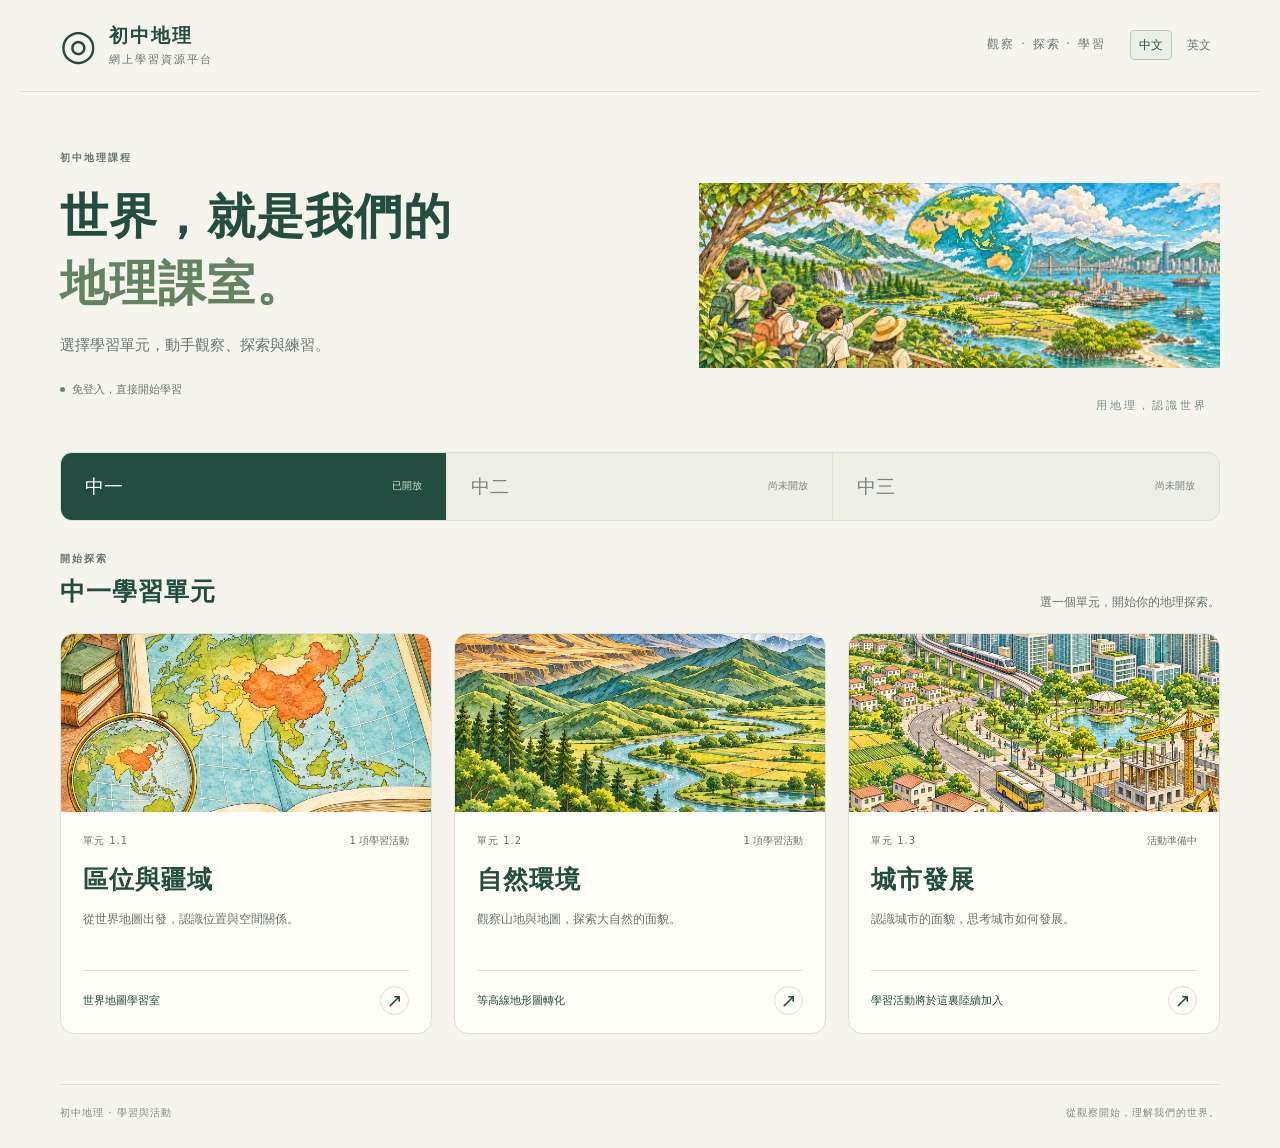
<file: index.html>
<!doctype html><html lang="zh-Hant"><head><meta charset="utf-8"><meta name="viewport" content="width=device-width,initial-scale=1"><meta name="description" content="初中地理網上學習資源平台，按年級及單元探索互動學習活動。"><title>網上學習資源平台｜初中地理</title><link rel="stylesheet" href="./portal.css?v=2"><script>if(new URLSearchParams(location.search).has('lang')&&!new URLSearchParams(location.search).has('hub'))location.replace('s1/location-territory/world-map/'+location.search+location.hash);</script><link rel="stylesheet" href="./language.css?v=1"><script src="./portal-language.js?v=3" defer></script></head><body><a class="skip" href="#main">跳至主要內容</a><header class="site-header"><a class="brand" href="./"><span class="brand-icon" aria-hidden="true">◎</span><span>初中地理<small>網上學習資源平台</small></span></a><div class="header-tools"><span class="header-note">觀察 · 探索 · 學習</span><nav class="language-switch" aria-label="語言"><a href="?lang=zh" data-language="zh" lang="zh-Hant">中文</a><a href="?lang=en" data-language="en" data-localized-label lang="zh-Hant">英文</a></nav></div></header><main id="main"><section class="hero"><div><p class="eyebrow">初中地理課程</p><h1>世界，就是我們的<br><em>地理課室。</em></h1><p class="hero-intro">選擇學習單元，動手觀察、探索與練習。</p><span class="open-note"><i></i> 免登入，直接開始學習</span></div><div class="hero-art" aria-hidden="true"><img src="images/exploration.png" alt="" width="2098" height="749" decoding="async"><span class="orbit-label">用地理，認識世界</span></div></section><section class="learning" id="s1" aria-labelledby="learning-title"><div class="grade-picker" aria-label="選擇年級"><a class="grade active" href="#s1" aria-current="page"><span>中一</span><b>已開放</b></a><button class="grade" disabled><span>中二</span><b>尚未開放</b></button><button class="grade" disabled><span>中三</span><b>尚未開放</b></button></div><div class="section-heading"><div><p class="eyebrow">開始探索</p><h2 id="learning-title">中一學習單元</h2></div><p>選一個單元，開始你的地理探索。</p></div><div class="unit-grid"><a class="unit-card location" href="s1/location-territory/"><div class="unit-art"><img src="images/location.png" alt="" width="1374" height="1145" loading="lazy" decoding="async"></div><div class="unit-copy"><div class="card-meta"><span>單元 1.1</span><span class="status">1 項學習活動</span></div><h3>區位與疆域</h3><p>從世界地圖出發，認識位置與空間關係。</p><div class="card-bottom"><span>世界地圖學習室</span><span class="card-arrow" aria-label="查看單元">↗</span></div></div></a><a class="unit-card nature" href="s1/natural-environment/"><div class="unit-art"><img src="images/nature.png" alt="" width="1374" height="1145" loading="lazy" decoding="async"></div><div class="unit-copy"><div class="card-meta"><span>單元 1.2</span><span class="status">1 項學習活動</span></div><h3>自然環境</h3><p>觀察山地與地圖，探索大自然的面貌。</p><div class="card-bottom"><span>等高線地形圖轉化</span><span class="card-arrow" aria-label="查看單元">↗</span></div></div></a><a class="unit-card urban" href="s1/urban-development/"><div class="unit-art"><img src="images/urban.png" alt="" width="1374" height="1145" loading="lazy" decoding="async"></div><div class="unit-copy"><div class="card-meta"><span>單元 1.3</span><span class="status">活動準備中</span></div><h3>城市發展</h3><p>認識城市的面貌，思考城市如何發展。</p><div class="card-bottom"><span>學習活動將於這裏陸續加入</span><span class="card-arrow" aria-label="查看單元">↗</span></div></div></a></div></section></main><footer class="site-footer"><span>初中地理 · 學習與活動</span><span>從觀察開始，理解我們的世界。</span></footer></body></html>
</file>
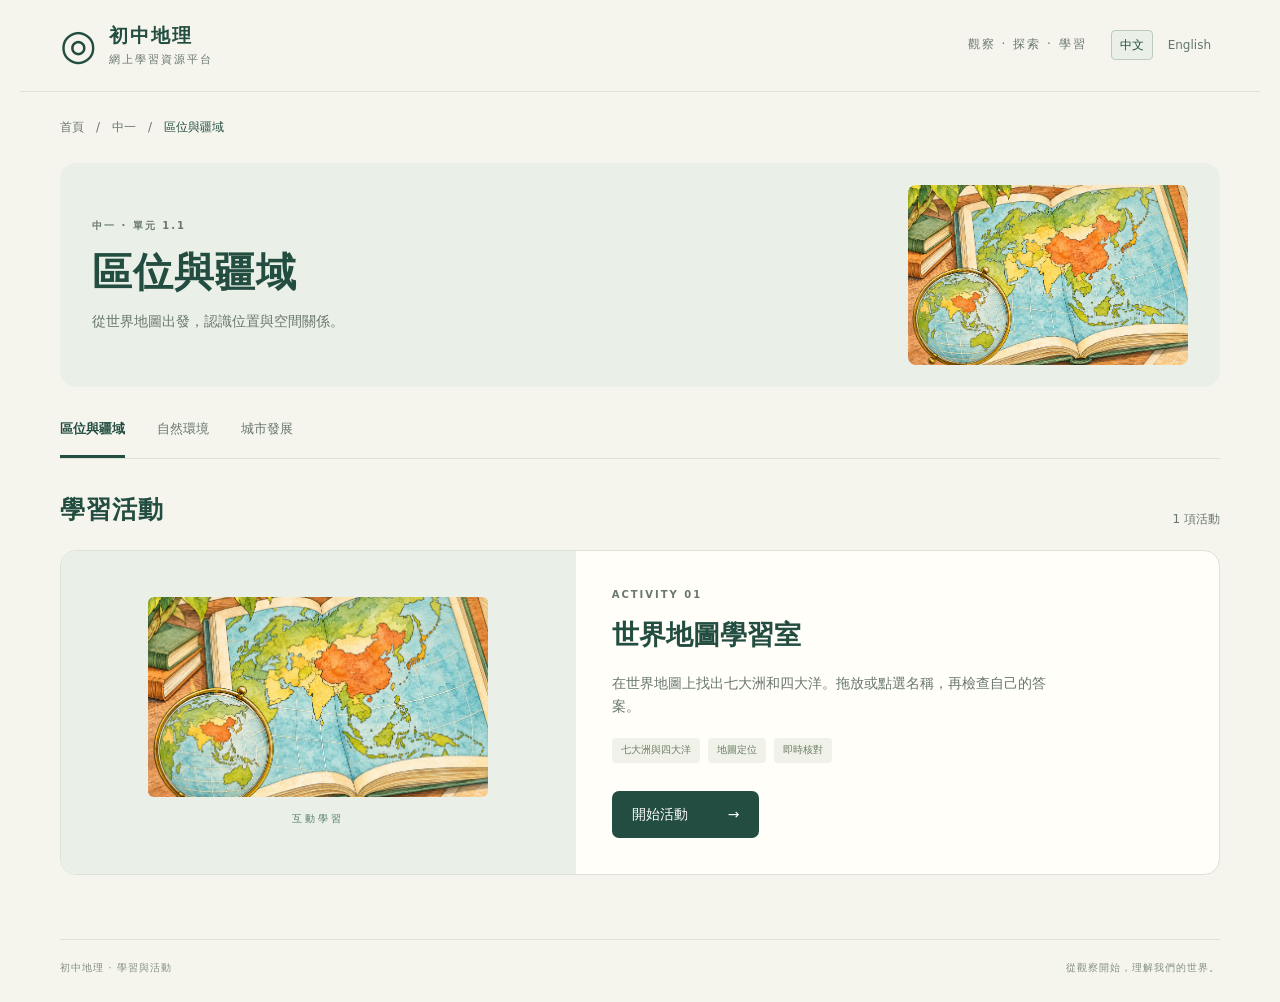
<file: s1/location-territory/index.html>
<!doctype html><html lang="zh-Hant"><head><meta charset="utf-8"><meta name="viewport" content="width=device-width,initial-scale=1"><meta name="description" content="初中地理網上學習資源平台，按年級及單元探索互動學習活動。"><title>區位與疆域｜初中地理</title><link rel="stylesheet" href="../../portal.css?v=2"><link rel="stylesheet" href="../../language.css?v=1"><script src="../../portal-language.js?v=1" defer></script></head><body><a class="skip" href="#main">跳至主要內容</a><header class="site-header"><a class="brand" href="../../"><span class="brand-icon" aria-hidden="true">◎</span><span>初中地理<small>網上學習資源平台</small></span></a><div class="header-tools"><span class="header-note">觀察 · 探索 · 學習</span><nav class="language-switch" aria-label="Language"><a href="?lang=zh" data-language="zh" lang="zh-Hant">中文</a><a href="?lang=en" data-language="en" lang="en">English</a></nav></div></header><main id="main" class="unit-page"><nav class="breadcrumbs" aria-label="目前位置"><a href="../../">首頁</a><span>/</span><a href="../../#s1">中一</a><span>/</span><span aria-current="page">區位與疆域</span></nav><section class="unit-hero location"><div><p class="eyebrow">中一 · 單元 1.1</p><h1>區位與疆域</h1><p>從世界地圖出發，認識位置與空間關係。</p></div><div class="unit-hero-art"><img src="../../images/location.png" alt="" width="1374" height="1145" decoding="async"></div></section><nav class="unit-nav" aria-label="中一學習單元"><a href="../location-territory/" aria-current="page">區位與疆域</a><a href="../natural-environment/" >自然環境</a><a href="../urban-development/" >城市發展</a></nav><section class="activities" aria-labelledby="activities-title"><div class="section-heading"><h2 id="activities-title">學習活動</h2><p>1 項活動</p></div><article class="activity-card location"><div class="activity-art"><img src="../../images/location.png" alt="" width="1374" height="1145" decoding="async"><span>互動學習</span></div><div class="activity-copy"><p class="eyebrow">ACTIVITY 01</p><h3>世界地圖學習室</h3><p>在世界地圖上找出七大洲和四大洋。拖放或點選名稱，再檢查自己的答案。</p><div class="tags"><span>七大洲與四大洋</span><span>地圖定位</span><span>即時核對</span></div><a class="start-button" href="world-map/">開始活動 <span aria-hidden="true">→</span></a></div></article></section></main><footer class="site-footer"><span>初中地理 · 學習與活動</span><span>從觀察開始，理解我們的世界。</span></footer></body></html>
</file>
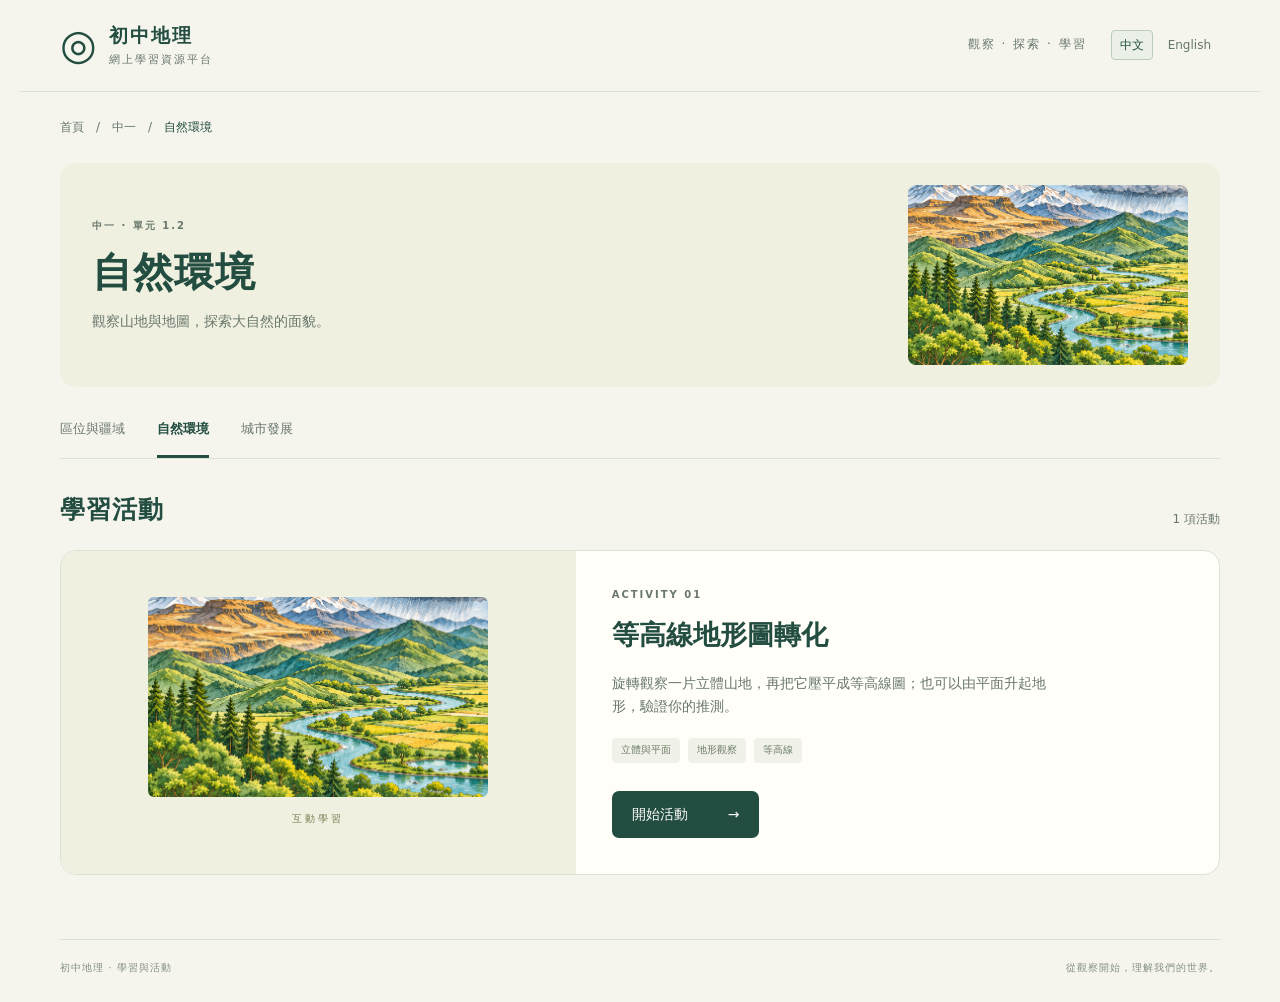
<file: s1/natural-environment/index.html>
<!doctype html><html lang="zh-Hant"><head><meta charset="utf-8"><meta name="viewport" content="width=device-width,initial-scale=1"><meta name="description" content="初中地理網上學習資源平台，按年級及單元探索互動學習活動。"><title>自然環境｜初中地理</title><link rel="stylesheet" href="../../portal.css?v=2"><link rel="stylesheet" href="../../language.css?v=1"><script src="../../portal-language.js?v=1" defer></script></head><body><a class="skip" href="#main">跳至主要內容</a><header class="site-header"><a class="brand" href="../../"><span class="brand-icon" aria-hidden="true">◎</span><span>初中地理<small>網上學習資源平台</small></span></a><div class="header-tools"><span class="header-note">觀察 · 探索 · 學習</span><nav class="language-switch" aria-label="Language"><a href="?lang=zh" data-language="zh" lang="zh-Hant">中文</a><a href="?lang=en" data-language="en" lang="en">English</a></nav></div></header><main id="main" class="unit-page"><nav class="breadcrumbs" aria-label="目前位置"><a href="../../">首頁</a><span>/</span><a href="../../#s1">中一</a><span>/</span><span aria-current="page">自然環境</span></nav><section class="unit-hero nature"><div><p class="eyebrow">中一 · 單元 1.2</p><h1>自然環境</h1><p>觀察山地與地圖，探索大自然的面貌。</p></div><div class="unit-hero-art"><img src="../../images/nature.png" alt="" width="1374" height="1145" decoding="async"></div></section><nav class="unit-nav" aria-label="中一學習單元"><a href="../location-territory/" >區位與疆域</a><a href="../natural-environment/" aria-current="page">自然環境</a><a href="../urban-development/" >城市發展</a></nav><section class="activities" aria-labelledby="activities-title"><div class="section-heading"><h2 id="activities-title">學習活動</h2><p>1 項活動</p></div><article class="activity-card nature"><div class="activity-art"><img src="../../images/nature.png" alt="" width="1374" height="1145" decoding="async"><span>互動學習</span></div><div class="activity-copy"><p class="eyebrow">ACTIVITY 01</p><h3>等高線地形圖轉化</h3><p>旋轉觀察一片立體山地，再把它壓平成等高線圖；也可以由平面升起地形，驗證你的推測。</p><div class="tags"><span>立體與平面</span><span>地形觀察</span><span>等高線</span></div><a class="start-button" href="contours/">開始活動 <span aria-hidden="true">→</span></a></div></article></section></main><footer class="site-footer"><span>初中地理 · 學習與活動</span><span>從觀察開始，理解我們的世界。</span></footer></body></html>
</file>
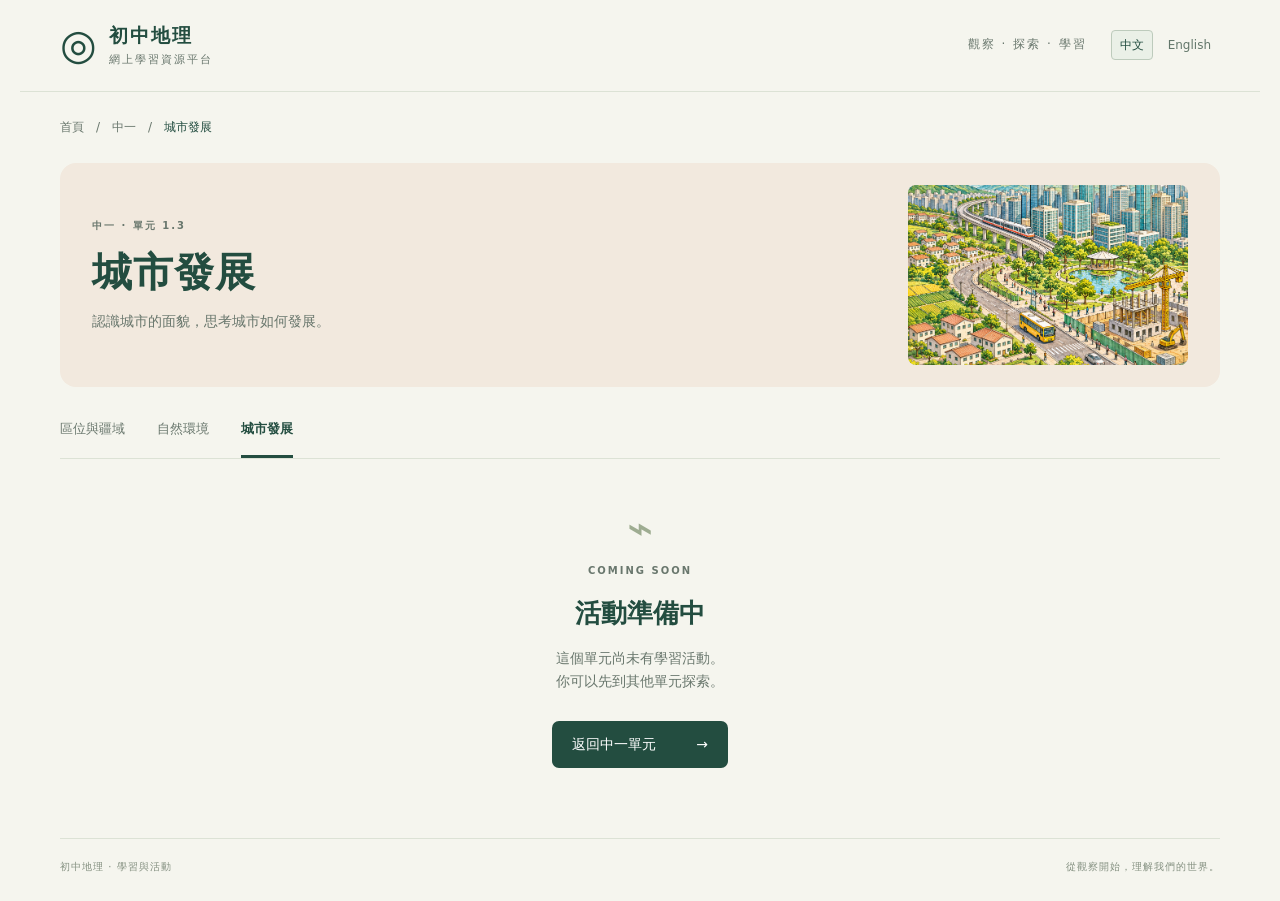
<file: s1/urban-development/index.html>
<!doctype html><html lang="zh-Hant"><head><meta charset="utf-8"><meta name="viewport" content="width=device-width,initial-scale=1"><meta name="description" content="初中地理網上學習資源平台，按年級及單元探索互動學習活動。"><title>城市發展｜初中地理</title><link rel="stylesheet" href="../../portal.css?v=2"><link rel="stylesheet" href="../../language.css?v=1"><script src="../../portal-language.js?v=1" defer></script></head><body><a class="skip" href="#main">跳至主要內容</a><header class="site-header"><a class="brand" href="../../"><span class="brand-icon" aria-hidden="true">◎</span><span>初中地理<small>網上學習資源平台</small></span></a><div class="header-tools"><span class="header-note">觀察 · 探索 · 學習</span><nav class="language-switch" aria-label="Language"><a href="?lang=zh" data-language="zh" lang="zh-Hant">中文</a><a href="?lang=en" data-language="en" lang="en">English</a></nav></div></header><main id="main" class="unit-page"><nav class="breadcrumbs" aria-label="目前位置"><a href="../../">首頁</a><span>/</span><a href="../../#s1">中一</a><span>/</span><span aria-current="page">城市發展</span></nav><section class="unit-hero urban"><div><p class="eyebrow">中一 · 單元 1.3</p><h1>城市發展</h1><p>認識城市的面貌，思考城市如何發展。</p></div><div class="unit-hero-art"><img src="../../images/urban.png" alt="" width="1374" height="1145" decoding="async"></div></section><nav class="unit-nav" aria-label="中一學習單元"><a href="../location-territory/" >區位與疆域</a><a href="../natural-environment/" >自然環境</a><a href="../urban-development/" aria-current="page">城市發展</a></nav><section class="empty-state" aria-labelledby="empty-title"><span class="empty-icon" aria-hidden="true">⌁</span><p class="eyebrow">COMING SOON</p><h2 id="empty-title">活動準備中</h2><p>這個單元尚未有學習活動。<br>你可以先到其他單元探索。</p><a class="start-button" href="../../#s1">返回中一單元 <span aria-hidden="true">→</span></a></section></main><footer class="site-footer"><span>初中地理 · 學習與活動</span><span>從觀察開始，理解我們的世界。</span></footer></body></html>
</file>
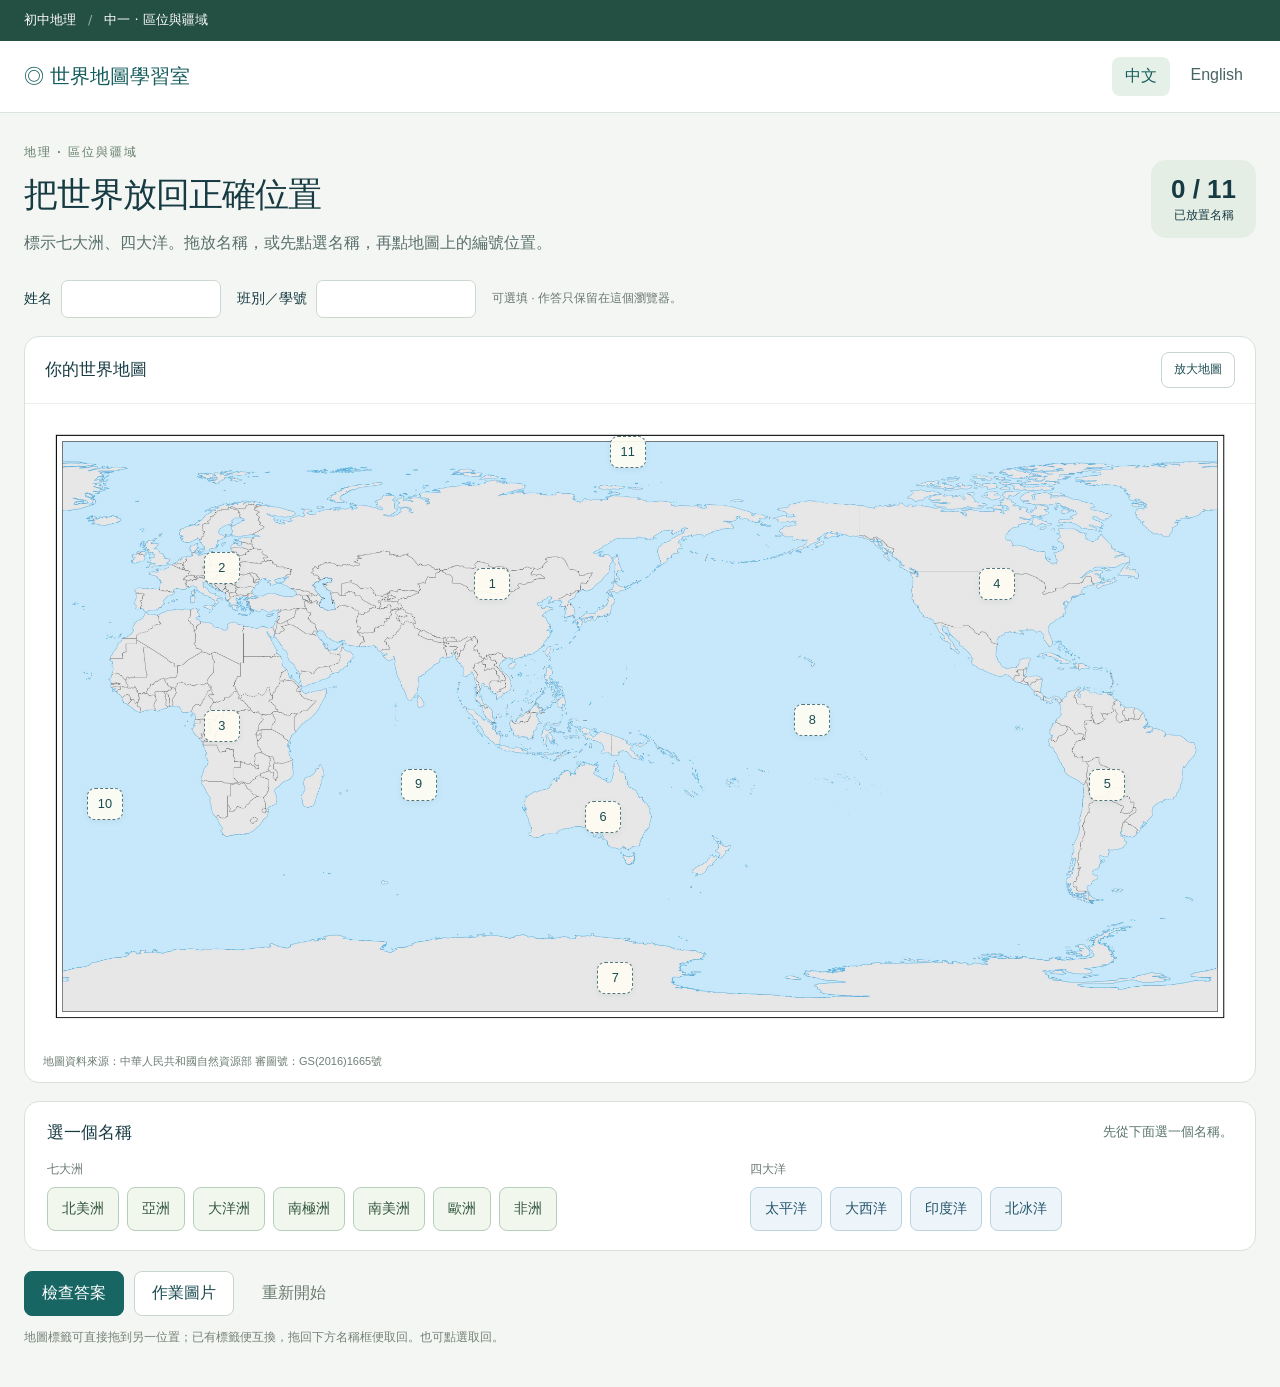
<file: s1/location-territory/world-map/index.html>
<!doctype html>
<html lang="zh-Hant"><head><meta charset="UTF-8"><meta name="viewport" content="width=device-width, initial-scale=1"><meta name="description" content="七大洲、四大洋拖放學習活動。Continents and oceans drag-and-drop activity."><title>世界地圖學習室</title><link rel="stylesheet" href="../../../style.css?v=20261116d"><style>.platform-nav{box-sizing:border-box;display:flex;gap:12px;align-items:center;flex-wrap:wrap;padding:10px 24px;background:#244f43;color:#dce9df;font:13px/1.6 "Microsoft JhengHei",system-ui}.platform-nav a{color:#fff;text-decoration:none}.platform-nav a:hover{text-decoration:underline}.platform-nav a:focus-visible{outline:2px solid #fff;outline-offset:4px}.platform-nav span{opacity:.6}@media(max-width:600px){.platform-nav{padding:10px 16px}}</style></head>
<body><div class="platform-nav"><a id="platform-home" href="../../../">初中地理</a><span>/</span><a id="platform-unit" href="../">中一 · 區位與疆域</a></div><script>if(new URLSearchParams(location.search).get('lang')==='en'){document.getElementById('platform-home').textContent='Geography learning hub';document.getElementById('platform-unit').textContent='S1 · Location & Territory';document.getElementById('platform-home').href='../../../?hub=1&lang=en';document.getElementById('platform-unit').href='../?lang=en';}</script><header><a class="brand" href="?lang=zh">◎ <span id="brand"></span></a><nav aria-label="Language"><a href="?lang=zh" lang="zh-Hant">中文</a><a href="?lang=en" lang="en">English</a></nav></header>
<main><div class="intro"><div><p class="eyebrow" id="eyebrow"></p><h1 id="title"></h1><p id="intro"></p></div><div class="progress"><strong id="count">0 / 11</strong><span id="progressText"></span></div></div>
<section class="identity"><label><span id="nameLabel"></span><input id="studentName" maxlength="32" autocomplete="off"></label><label><span id="classLabel"></span><input id="studentClass" maxlength="24" autocomplete="off"></label><p id="identityHint"></p></section>
<section class="workspace"><div class="maphead"><h2 id="mapTitle"></h2><span id="mapHint"></span><button id="zoom" type="button"></button></div><div class="mapScroll" id="mapScroll"><div class="map" id="map"><img id="baseMap" src="../../../world-map.jpg" alt="" draggable="false"><div id="targets"></div></div></div><p class="source" id="source"></p></section>
<section class="tray"><div class="trayHeading"><h2 id="trayTitle"></h2><p id="selected" role="status" aria-live="polite"></p></div><div class="banks"><div><h3 id="continentsTitle"></h3><div id="continents" class="chips"></div></div><div><h3 id="oceansTitle"></h3><div id="oceans" class="chips"></div></div></div></section>
<div class="actions"><button class="primary" id="check"></button><button id="result"></button><button class="quiet" id="reset"></button><span id="feedback" role="status" aria-live="polite"></span></div><p class="footnote" id="footnote"></p></main>
<dialog id="resultDialog"><div class="dialogHead"><h2 id="resultTitle"></h2><button id="closeResult" aria-label="Close">×</button></div><p id="saveHint"></p><div class="resultActions"><button class="primary" id="download"></button><button id="share"></button></div><img id="resultImage" alt=""><p id="saveStatus" role="status"></p></dialog><script src="../../../moves.js"></script><script src="../../../app.js?v=20261117drag"></script></body></html>
</file>
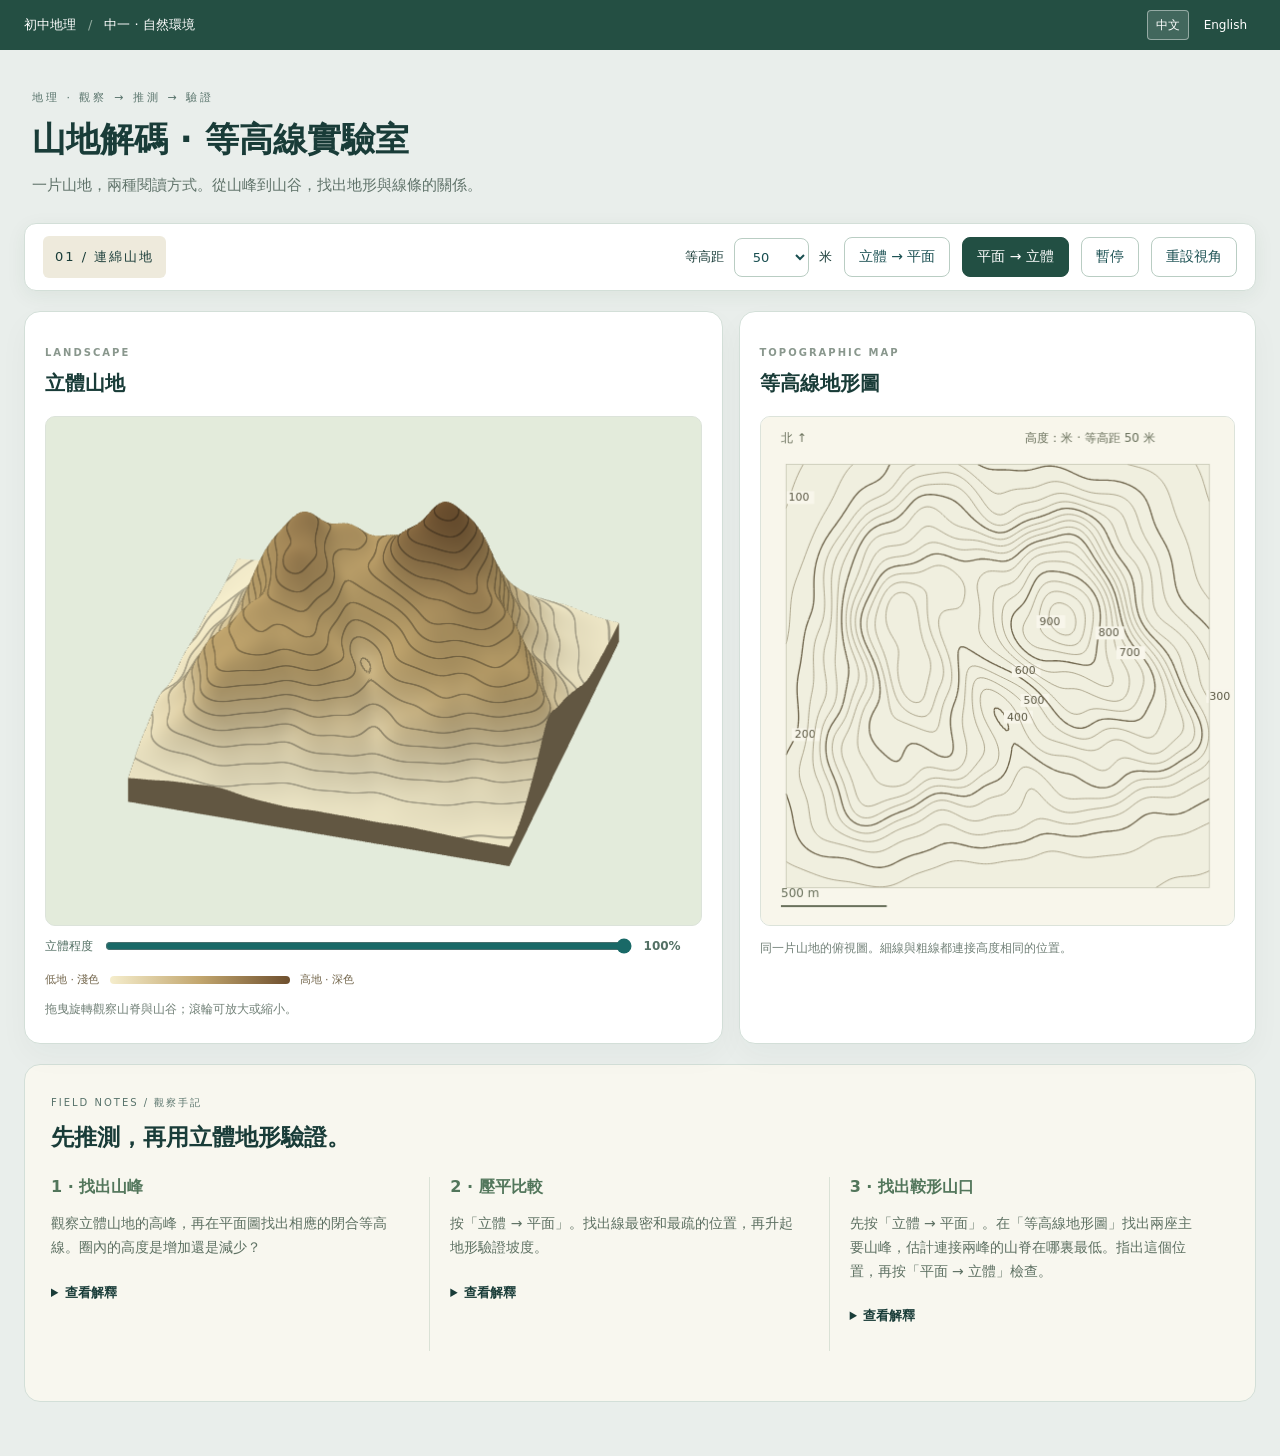
<file: s1/natural-environment/contours/index.html>
<!doctype html><html lang="zh-Hant"><meta charset="utf-8"><meta name="viewport" content="width=device-width,initial-scale=1"><link rel="stylesheet" href="../../../language.css?v=1"><script src="../../../portal-language.js?v=3" defer></script><title>山地解碼 · 等高線實驗室</title><style>*{box-sizing:border-box}body{margin:0;background:#f1f5f1;color:#193f43;font:16px system-ui}header,main{max-width:1400px;margin:auto;padding:24px}header{display:flex;justify-content:space-between;align-items:center}h1{margin:6px 0;font-size:32px}p{line-height:1.7}small{color:#58736b}.controls,.panel,.lesson{background:white;border:1px solid #d3dfd8;border-radius:16px;padding:20px}.controls{display:flex;gap:20px;flex-wrap:wrap;align-items:center}label{display:flex;gap:10px;align-items:center}button,select{font:inherit;padding:10px 14px;border:1px solid #b9cdc3;border-radius:8px;background:#fff;color:#194f51;cursor:pointer}button:hover{background:#e5f0ea}.primary{background:#195e60;color:white}.views{display:grid;grid-template-columns:1fr 1fr;gap:18px;margin:20px 0}h2{font-size:19px;margin:0 0 10px}canvas{width:100%;height:420px;display:block;touch-action:none;background:#f8faf7;border-radius:10px}.panel p{font-size:13px;margin-bottom:0}.range{width:100%;accent-color:#196967}.lesson{margin-top:20px}.cards{display:grid;grid-template-columns:repeat(3,1fr);gap:20px}summary{cursor:pointer;font-weight:600}output{font-variant-numeric:tabular-nums;font-weight:700}button:focus-visible,input:focus-visible,select:focus-visible{outline:3px solid #d89a35}@media(max-width:800px){.views,.cards{grid-template-columns:1fr}header,main{padding:14px}h1{font-size:25px}canvas{height:330px}.controls{gap:12px;padding:14px}label{flex-wrap:wrap}}</style><style>.platform-nav{box-sizing:border-box;display:flex;gap:12px;align-items:center;flex-wrap:wrap;padding:10px 24px;background:#244f43;color:#dce9df;font:13px/1.6 "Microsoft JhengHei",system-ui}.platform-nav a{color:#fff;text-decoration:none}.platform-nav a:hover{text-decoration:underline}.platform-nav a:focus-visible{outline:2px solid #fff;outline-offset:4px}.platform-nav span{opacity:.6}@media(max-width:600px){.platform-nav{padding:10px 16px}}</style><div class="platform-nav"><a href="../../../">初中地理</a><span>/</span><a href="../">中一 · 自然環境</a><nav class="language-switch" aria-label="Language"><a href="?lang=zh" data-language="zh" lang="zh-Hant">中文</a><a href="?lang=en" data-language="en" lang="en">English</a></nav></div><header><div><small>地理 · 觀察 → 推測 → 驗證</small><h1>山地解碼 · 等高線實驗室</h1><span>一片山地，兩種閱讀方式。從山峰到山谷，找出地形與線條的關係。</span></div></header><main><div class="controls"><span class="modelTag">01 / 連綿山地</span><label>等高距<select id="interval"><option selected>50</option><option>100</option><option>200</option></select>米</label><button id="flatten">立體 → 平面</button><button id="raise">平面 → 立體</button><button id="pause">暫停</button><button id="reset">重設視角</button></div><div class="views"><section class="panel"><h2><small>LANDSCAPE</small><br>立體山地</h2><canvas id="scene" aria-label="可旋轉的立體地形與等高線"></canvas><label>立體程度 <input class="range" id="morph" type="range" min="0" max="100" value="100"><output id="morphOut">100%</output></label><div class="heightLegend"><span>低地 · 淺色</span><i></i><span>高地 · 深色</span></div><p id="sceneNote">拖曳旋轉觀察山脊與山谷；滾輪可放大或縮小。</p></section><section class="panel"><h2><small>TOPOGRAPHIC MAP</small><br>等高線地形圖</h2><canvas id="plan" aria-label="標有高度的平面等高線地形圖"></canvas><p>同一片山地的俯視圖。細線與粗線都連接高度相同的位置。</p></section></div><section class="lesson"><small>FIELD NOTES / 觀察手記</small><h2>先推測，再用立體地形驗證。</h2><div class="cards"><div><b>1 · 找出山峰</b><p>觀察立體山地的高峰，再在平面圖找出相應的閉合等高線。圈內的高度是增加還是減少？</p><details><summary>查看解釋</summary><p>等高線連接高度相同的位置。在山峰附近，高度愈高，包圍山頂的閉合線通常愈小。</p></details></div><div><b>2 · 壓平比較</b><p>按「立體 → 平面」。找出線最密和最疏的位置，再升起地形驗證坡度。</p><details><summary>查看解釋</summary><p>同一幅圖、相同等高距下，線密表示坡陡，線疏表示坡緩。轉化時地形逐漸壓平，保持你設定的視角。</p></details></div><div><b>3 · 找出鞍形山口</b><p>先按「立體 → 平面」。在「等高線地形圖」找出兩座主要山峰，估計連接兩峰的山脊在哪裏最低。指出這個位置，再按「平面 → 立體」檢查。</p><details><summary>查看解釋</summary><p>鞍形山口（鞍部）是兩座山峰之間的山脊低凹處。從這裏沿山脊向兩座山峰走會上坡；向山脊的兩側走則會下坡，地形像馬鞍。</p></details></div></div><small></small></section></main><script src="../../../terrain.js?v=6"></script></html>
<style>.panel label{white-space:nowrap;margin-top:10px}.panel label input[type=range]{min-width:60px;flex:1;width:auto}.panel output{min-width:58px}.panel p{font-size:14px}</style>
<style>
body{background:#e9eeeb;color:#193c38;font-family:"Microsoft JhengHei",system-ui}header,main{max-width:1560px}header{padding:36px 32px 28px}header small{letter-spacing:3px;font-size:11px}h1{font-size:34px;margin:12px 0}header span{font-size:15px;color:#60736a}.heroBadge{border:1px solid #a8bcb0;border-radius:50%;width:100px;height:100px;display:grid;place-content:center;text-align:center;font-size:12px;letter-spacing:2px;color:#4d7166;transform:rotate(-10deg)}main{padding-top:0}.controls{border-radius:12px;padding:12px 18px;box-shadow:0 5px 20px #214d3410;gap:12px}.modelTag{font-size:13px;letter-spacing:2px;margin-right:auto;background:#e7ede4;padding:12px;border-radius:6px}.controls label{font-size:13px}button{font-size:14px}button.primary{background:#224f43;border-color:#224f43}.views{grid-template-columns:1.2fr 1fr;gap:16px}.panel{padding:20px;border-radius:16px;box-shadow:0 12px 30px #1d423a09}.panel h2{font-size:20px;margin-bottom:16px;line-height:1.7}.panel h2 small{font-size:10px;letter-spacing:2px;color:#89978d}canvas{height:490px;border:1px solid #dce3da}.panel label{font-size:12px;color:#537064}.toggles{display:flex;gap:18px;flex-wrap:wrap;margin:10px 0}.toggles input{accent-color:#245848}.panel p{color:#718077;font-size:12px}.lesson{padding:26px;margin-bottom:30px;background:#f8f9f4}.lesson>small{letter-spacing:2px;font-size:10px}.lesson h2{font-size:23px;margin:12px 0 24px}.cards>div{padding:0 24px 16px 0;border-right:1px solid #dae2d6}.cards>div:last-child{border:0}.cards b{color:#52765b}.cards p{font-size:14px;color:#5d7062}.cards details{font-size:13px;padding:10px 0}.lesson>small:last-child{display:block;letter-spacing:0;line-height:1.7;margin-top:24px;color:#7b877e}@media(max-width:850px){.views{grid-template-columns:1fr}header{padding:20px 16px}h1{font-size:25px}.heroBadge{display:none}canvas{height:370px}.modelTag{width:100%}.cards>div{border:0}.panel{padding:14px}}
</style>
<style>.views{grid-template-columns:1.35fr 1fr}#scene{background:#e3ebdb}canvas{height:510px}.panel p{min-height:24px}.lesson{background:#f8f7ef}.modelTag{background:#eeeadc}@media(max-width:850px){.views{grid-template-columns:1fr}canvas{height:370px}}</style><style>.controls button.active,.controls button.active:hover{background:#224f43;color:white;border-color:#224f43;box-shadow:inset 0 0 0 1px #224f43}.controls button:not(.active){background:white;color:#194f51}.controls button:not(.active):hover{background:#e5eee5}</style><style>.heightLegend{display:flex;align-items:center;gap:10px;margin-top:16px;font-size:11px;color:#74674d}.heightLegend i{display:block;flex:1;max-width:180px;height:8px;border-radius:4px;background:linear-gradient(90deg,#f5edcc,#c2a66e,#6e4f2e)}</style>
</file>
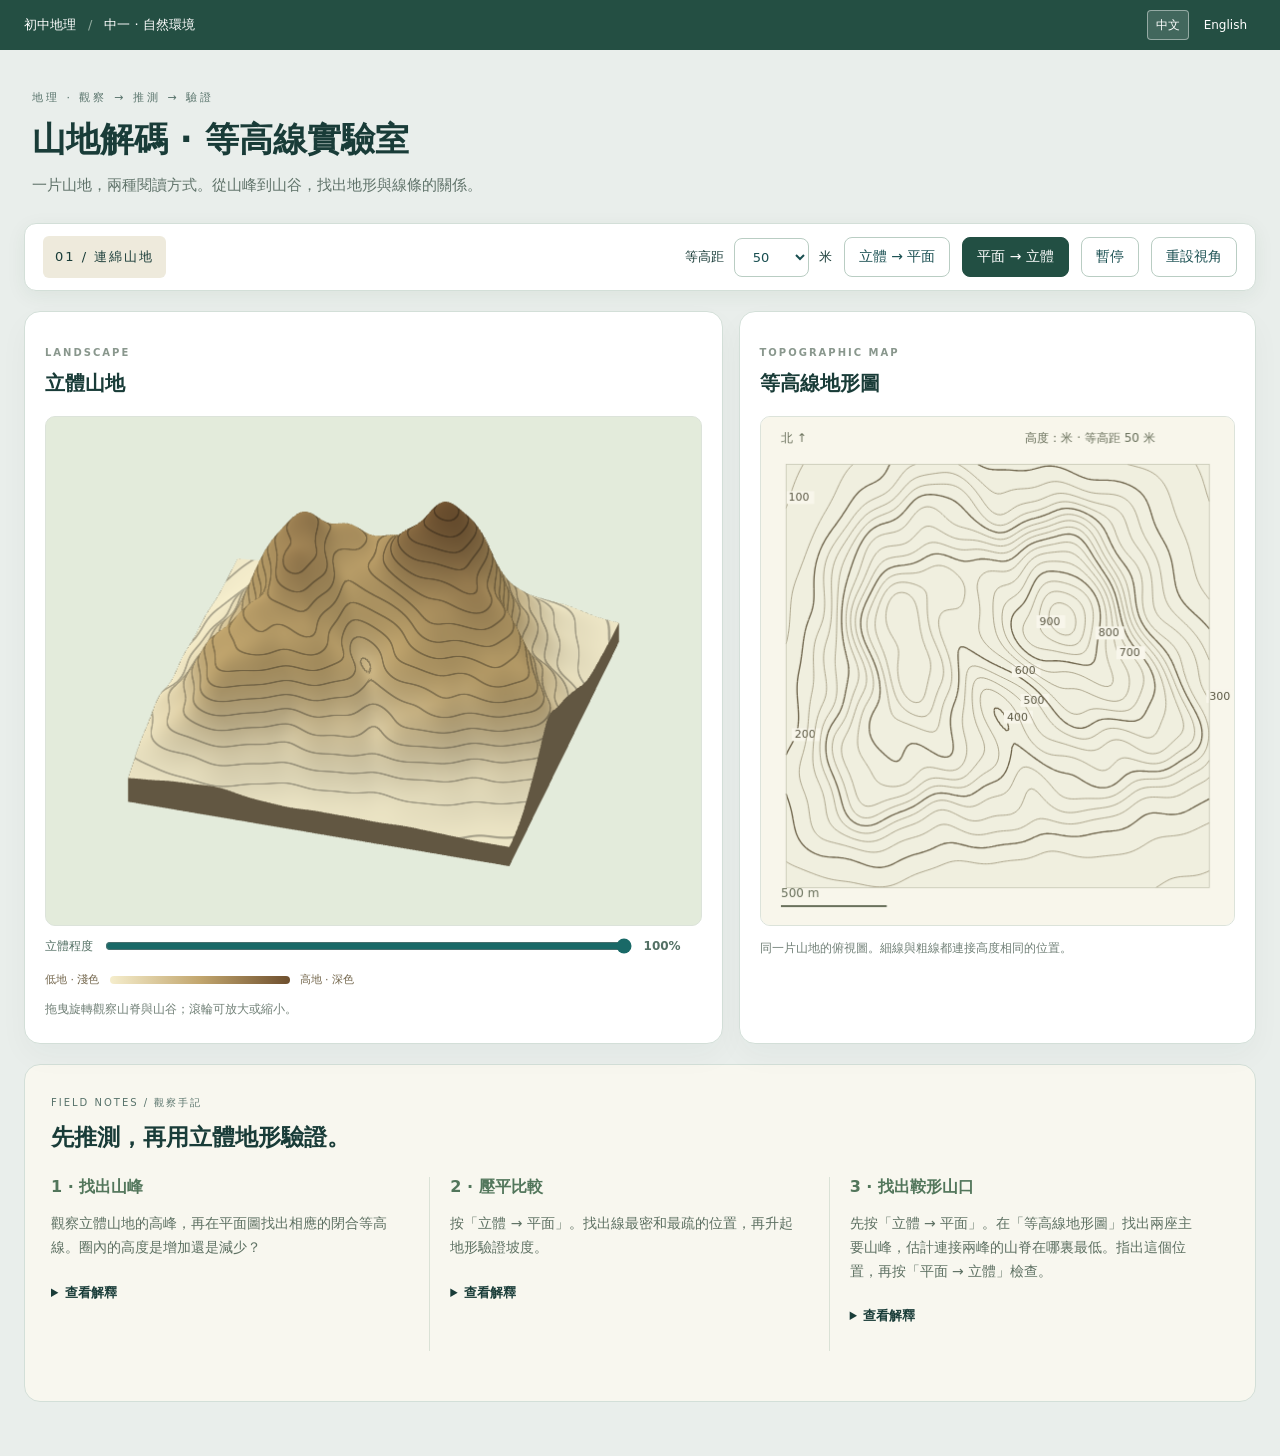
<file: terrain.html>
<!doctype html><html lang="zh-Hant"><head><meta charset="utf-8"><meta name="viewport" content="width=device-width,initial-scale=1"><meta http-equiv="refresh" content="0;url=s1/natural-environment/contours/"><title>等高線地形圖轉化</title><script>location.replace('s1/natural-environment/contours/'+location.search+location.hash);</script></head><body><p><a href="s1/natural-environment/contours/">開啟等高線地形圖轉化活動</a></p></body></html>
</file>
<file: portal.css>
:root{--ink:#234d40;--muted:#69776d;--paper:#f5f5ee;--line:#dce2d5;--serif:"Noto Serif TC","PMingLiU",serif}*{box-sizing:border-box}html{scroll-behavior:smooth;scroll-padding-top:20px}body{margin:0;background:var(--paper);color:var(--ink);font:16px/1.65 "Microsoft JhengHei","PingFang TC",system-ui,sans-serif}a{color:inherit;text-decoration:none}button{font:inherit}a:focus-visible,button:focus-visible{outline:3px solid #b66b30;outline-offset:5px}h1,h2,h3,p{margin:0}svg{display:block;width:100%;height:100%}.skip{position:absolute;top:-80px;left:16px;background:var(--ink);color:white;padding:10px 16px;z-index:9}.skip:focus{top:10px}.site-header{max-width:1240px;margin:auto;padding:24px 40px;display:flex;align-items:center;justify-content:space-between;border-bottom:1px solid var(--line)}.brand{display:flex;gap:12px;align-items:center;font-size:19px;line-height:1.25;font-weight:700;letter-spacing:2px}.brand-icon{font:42px/1 Georgia;letter-spacing:0}.brand small{display:block;margin-top:5px;font-size:11px;letter-spacing:2px;font-weight:400;color:var(--muted)}.header-note{font-size:12px;letter-spacing:2px;color:var(--muted)}main{max-width:1240px;margin:auto;padding:0 40px}.hero{min-height:330px;padding:44px 0 36px;display:grid;grid-template-columns:1.15fr 1fr;align-items:center;gap:40px}.eyebrow{font-size:10px;font-weight:600;letter-spacing:2px;color:var(--muted)}h1{font-size:clamp(32px,3.8vw,48px);line-height:1.4;letter-spacing:1px;margin:16px 0}h1 em{font-style:normal;color:#62835f}.hero-intro{color:var(--muted);margin:16px 0;font-size:15px}.open-note{font-size:11px;color:#6c7c68;display:inline-flex;gap:7px;align-items:center}.open-note i{width:5px;height:5px;background:#658c62;border-radius:100%}.hero-art{height:280px;position:relative;color:#678e77}.hero-art svg{transform:scale(1.2)}.orbit-label{position:absolute;bottom:0;right:12px;letter-spacing:3px;font-size:11px;color:#789075}.learning{padding:0 0 50px}.grade-picker{display:grid;grid-template-columns:repeat(3,1fr);border:1px solid var(--line);border-radius:12px;overflow:hidden;background:#eeefe7}.grade{display:flex;gap:10px;align-items:center;justify-content:space-between;padding:18px 24px;border:0;background:transparent;text-align:left;color:#7a8579;border-right:1px solid var(--line);font-size:19px}.grade:last-child{border:0}.grade small{font:9px system-ui;letter-spacing:1.3px;margin-left:10px}.grade b{font-size:10px;font-weight:400;white-space:nowrap}.grade.active{background:var(--ink);color:#fff}.grade.active b{color:#d1e0cc}.grade:disabled{cursor:default;opacity:1}.section-heading{display:flex;gap:20px;justify-content:space-between;align-items:flex-end;margin:30px 0 20px}.section-heading h2{font-size:25px;letter-spacing:1px}.section-heading .eyebrow{margin-bottom:4px}.section-heading>p{font-size:12px;color:var(--muted)}.unit-grid{display:grid;grid-template-columns:repeat(3,1fr);gap:22px}.unit-card{display:block;border:1px solid var(--line);background:#fffef9;border-radius:14px;overflow:hidden;transition:transform .18s,box-shadow .18s}.unit-card:hover{transform:translateY(-4px);box-shadow:0 12px 24px #244b3810}.location{--accent:#537c68;--tint:#eaf0e7}.nature{--accent:#7b8055;--tint:#eff0df}.urban{--accent:#a0805f;--tint:#f2e9de}.unit-art{position:relative;height:178px;color:var(--accent);background:var(--tint)}.unit-number{position:absolute;top:15px;left:20px;font:9px system-ui;letter-spacing:2px}.unit-art svg{padding:10px 18px}.unit-copy{padding:21px 22px 18px}.card-meta{display:flex;justify-content:space-between;gap:8px;font-size:10px;color:var(--muted);letter-spacing:1px}.status{letter-spacing:0}.unit-copy h3{font-size:25px;letter-spacing:1px;margin:10px 0}.unit-copy p{font-size:12px;color:var(--muted);min-height:40px}.card-bottom{border-top:1px solid var(--line);margin-top:20px;padding-top:15px;display:flex;align-items:center;justify-content:space-between;gap:6px;font-size:11px}.card-arrow{border:1px solid var(--line);width:29px;height:29px;border-radius:50%;font:19px/27px system-ui;text-align:center}.site-footer{max-width:1160px;margin:0 auto;padding:20px 0 26px;display:flex;justify-content:space-between;gap:16px;border-top:1px solid var(--line);color:#849080;font-size:10px;letter-spacing:1px}.breadcrumbs{display:flex;gap:12px;flex-wrap:wrap;font-size:12px;color:var(--muted);padding:26px 0}.breadcrumbs a:hover{text-decoration:underline}.breadcrumbs [aria-current]{color:var(--ink)}.unit-hero{display:flex;align-items:center;justify-content:space-between;gap:24px;padding:22px 32px;background:var(--tint);border-radius:16px}.unit-hero h1{font-size:40px;margin:10px 0}.unit-hero p:not(.eyebrow){color:var(--muted);font-size:14px}.unit-hero-art{width:280px;height:180px;color:var(--accent);flex-shrink:0}.unit-nav{display:flex;gap:32px;border-bottom:1px solid var(--line);margin-top:16px;overflow-x:auto}.unit-nav a{padding:15px 0;font-size:13px;color:var(--muted);white-space:nowrap;border-bottom:3px solid transparent}.unit-nav a[aria-current]{border-color:var(--ink);color:var(--ink);font-weight:700}.activities{padding-bottom:64px}.activities .section-heading{margin-top:30px}.activity-card{display:grid;grid-template-columns:.8fr 1fr;background:#fffef9;border:1px solid var(--line);border-radius:16px;overflow:hidden}.activity-art{background:var(--tint);color:var(--accent);display:flex;flex-direction:column;align-items:center;justify-content:center;padding:24px}.activity-art svg{max-width:340px;height:200px}.activity-art>span{font-size:10px;letter-spacing:3px;margin-top:14px}.activity-copy{padding:36px}.activity-copy h3{font-size:27px;margin:10px 0 14px}.activity-copy>p:not(.eyebrow){font-size:14px;color:var(--muted);max-width:440px}.tags{display:flex;flex-wrap:wrap;gap:8px;margin-top:20px}.tags span{font-size:10px;color:#6c7d65;background:#f0f2e9;border-radius:4px;padding:4px 9px}.start-button{display:inline-flex;align-items:center;gap:40px;margin-top:28px;background:var(--ink);color:white;border-radius:7px;padding:12px 20px;font-size:14px}.start-button:hover{background:#376452}.empty-state{text-align:center;padding:48px 20px 70px}.empty-icon{font:44px/1 Georgia;color:#9eac91}.empty-state .eyebrow{margin:12px 0}.empty-state h2{font-size:26px;margin-bottom:12px}.empty-state>p:not(.eyebrow){font-size:14px;color:var(--muted)}@media(max-width:900px){.grade{padding:16px}.grade small{display:block;margin:3px 0 0}.unit-grid{gap:12px}.unit-copy{padding:16px}.unit-copy h3{font-size:22px}.unit-art{height:150px}.hero{gap:0}.site-footer{margin:0 40px}.activity-copy{padding:26px}}@media(max-width:640px){.site-header{padding:18px 20px}.header-note{display:none}.brand{font-size:17px}.brand-icon{font-size:36px}main{padding:0 20px}.hero{min-height:0;padding:28px 0;grid-template-columns:1fr}.hero h1{font-size:34px}.hero-art{display:none}.hero-intro{font-size:13px}.grade{padding:13px 12px;display:block;font-size:18px}.grade small{font-size:8px;letter-spacing:.5px}.grade b{display:block;margin-top:9px}.section-heading{align-items:flex-start;gap:10px;flex-direction:column;margin:26px 0 16px}.section-heading h2{font-size:23px}.section-heading>p{font-size:11px}.unit-grid{grid-template-columns:1fr;gap:18px}.unit-art{height:165px}.unit-copy{padding:20px}.unit-copy h3{font-size:25px}.unit-copy p{min-height:0;font-size:13px}.card-bottom{font-size:12px}.site-footer{margin:0 20px;flex-direction:column;gap:6px;font-size:9px}.breadcrumbs{font-size:11px;padding:20px 0;gap:9px}.unit-hero{padding:24px}.unit-hero h1{font-size:32px}.unit-hero p:not(.eyebrow){font-size:12px}.unit-hero-art{display:none}.unit-nav{gap:25px}.unit-nav a{font-size:12px}.activity-card{grid-template-columns:1fr}.activity-art{padding:14px}.activity-art svg{height:165px}.activity-art>span{display:none}.activity-copy{padding:24px}.activity-copy h3{font-size:24px}.activity-copy>p:not(.eyebrow){font-size:13px}.activities{padding-bottom:40px}.empty-state{padding:40px 8px 60px}}@media(prefers-reduced-motion:reduce){html{scroll-behavior:auto}.unit-card{transition:none}}

/* Supplied illustrations occupy the existing image areas. */
.hero-art img{display:block;width:100%;height:100%;object-fit:contain}
.unit-art img{display:block;width:100%;height:100%;object-fit:cover}
.unit-number{z-index:1;background:#fffef9e8;border-radius:3px;padding:3px 6px}
.unit-hero-art img{display:block;width:100%;height:100%;object-fit:cover;border-radius:8px}
.activity-art img{display:block;width:100%;max-width:340px;height:200px;object-fit:cover;border-radius:6px}
html[lang="en"] .brand{letter-spacing:.4px;font-size:17px}
html[lang="en"] .brand small{letter-spacing:.5px;font-size:10px}
@media(max-width:640px){.activity-art img{height:165px}}
</file>
<file: language.css>
.header-tools{display:flex;align-items:center;gap:24px}.language-switch{display:flex;gap:6px;align-items:center;flex-shrink:0;font:12px/1.5 system-ui,"Microsoft JhengHei";letter-spacing:0}.language-switch a{padding:5px 8px;text-decoration:none;border-radius:4px;color:#63776b;border:1px solid transparent;white-space:nowrap}.language-switch a[aria-current="true"]{color:#234d40;border-color:#bdcbbc;background:#eaf0e7}.language-switch a:hover{background:#eaf0e7}.language-switch a:focus-visible{outline:2px solid #b66b30;outline-offset:2px}.platform-nav>.language-switch{margin-left:auto}.platform-nav .language-switch a{color:#fff}.platform-nav .language-switch a[aria-current="true"]{background:#ffffff24;border-color:#ffffff70;color:white}.platform-nav .language-switch a:hover{background:#ffffff24}@media(max-width:640px){.site-header{gap:12px}.header-tools{gap:0}.language-switch{font-size:11px}.language-switch a{padding:5px 6px}.platform-nav{gap:8px}}
</file>
<file: style.css>
:root{font-family:Inter,"Noto Sans TC","Microsoft JhengHei",Arial,sans-serif;color:#173b43;background:#f4f6f3;font-synthesis:none}*{box-sizing:border-box}body{margin:0}header{height:72px;background:white;border-bottom:1px solid #dbe4df;display:flex;align-items:center;justify-content:space-between;padding:0 max(24px,calc((100vw - 1380px)/2))}.brand{font-size:20px;font-weight:800;color:#155d5c;text-decoration:none}nav{display:flex;gap:8px}nav a{padding:9px 13px;color:#466463;text-decoration:none;border-radius:8px}nav a.active{background:#e4f0e8;color:#155d5c;font-weight:700}main{max-width:1380px;margin:auto;padding:30px 24px 40px}.intro{display:flex;align-items:center;justify-content:space-between;gap:20px}.eyebrow{color:#637c69;letter-spacing:2px;font-size:12px;font-weight:700;margin:0 0 10px}h1{font-size:34px;letter-spacing:-1px;margin:0 0 12px}p{line-height:1.6}#intro{margin:0;color:#59706c}.progress{min-width:105px;text-align:center;background:#e5eee5;padding:14px;border-radius:15px}.progress strong{display:block;font-size:26px}.progress span{font-size:12px}.identity{display:flex;gap:16px;align-items:center;margin:24px 0 18px}.identity label{display:flex;align-items:center;gap:9px;font-size:14px;font-weight:600}.identity input{width:160px;padding:10px;border:1px solid #cbd7cf;border-radius:7px;background:white;font:inherit}.identity p{font-size:12px;color:#6b7a73;margin:0}h2{font-size:17px;margin:0}button{font:inherit;cursor:pointer;background:white;color:#194b50;border:1px solid #c7d6cf;border-radius:8px;padding:11px 17px;min-height:44px}button:hover{background:#edf4ee}button:focus-visible,a:focus-visible,input:focus-visible{outline:3px solid #da9b32;outline-offset:3px}button:disabled{opacity:.5;cursor:not-allowed}.workspace{background:white;border:1px solid #d8e1db;border-radius:15px;overflow:hidden}.maphead{display:flex;gap:18px;align-items:center;padding:15px 20px;border-bottom:1px solid #e8eeea}.maphead span{font-size:12px;color:#667c77;margin-left:auto}.maphead button{padding:6px 12px;min-height:36px;font-size:12px}.mapScroll{overflow:auto;overscroll-behavior-x:contain}.map{position:relative;width:100%;line-height:0}.map.zoomed{min-width:1200px}.map img{width:100%;height:auto;display:block;user-select:none}.target{position:absolute;transform:translate(-50%,-50%);border:1.5px dashed #50767f;border-radius:8px;min-width:36px;min-height:32px;padding:5px 9px;background:#fffdf2e8;font-size:clamp(10px,1vw,14px);line-height:1.15;white-space:nowrap;box-shadow:0 2px 6px #234b5610}.target.filled{background:#fff;border:1px solid #306f72;font-weight:700}.target.good{background:#e4f4e5;border:2px solid #26744a}.target.bad{background:#fff0e8;border:2px solid #ad5331}.target small{font-weight:400;font-size:10px;margin-right:5px}.source{font-size:11px;color:#6c7d74;margin:8px 18px 12px}.tray{border:1px solid #d8e1db;background:white;border-radius:15px;padding:19px 22px;margin-top:18px}.trayHeading{display:flex;align-items:center;justify-content:space-between;gap:15px}.trayHeading p{font-size:13px;margin:0;color:#59756a}.banks{display:grid;grid-template-columns:1.4fr 1fr;gap:28px}h3{font-size:12px;color:#6a7a73;margin:17px 0 9px;font-weight:500}.chips{display:flex;flex-wrap:wrap;gap:8px;min-height:44px}.chip{touch-action:none;user-select:none;font-size:14px;padding:9px 14px;border:1px solid #b7cebb;background:#f2f7ed;color:#31553b;cursor:grab}.chip.ocean{background:#edf5fa;border-color:#b9d3df;color:#24546b}.chip.selected{outline:3px solid #d79830;background:#fff4d6}.chip.used{display:none}.actions{display:flex;flex-wrap:wrap;align-items:center;gap:10px;margin-top:20px}.primary{background:#176664;color:white;border-color:#176664}.primary:hover{background:#125452}.quiet{background:transparent;border-color:transparent;color:#6a7b71}.actions span{font-size:14px;margin-left:6px}.footnote{font-size:12px;color:#748177;margin-bottom:0}.ghost{position:fixed;z-index:1000;pointer-events:none;transform:translate(-50%,-50%);background:#fff4d6;border:2px solid #c89931;border-radius:9px;padding:10px 15px;box-shadow:0 8px 25px #183f4833;font-size:15px;white-space:nowrap}dialog{border:0;border-radius:18px;max-width:1000px;width:95vw;max-height:92vh;padding:22px;color:#173b43}dialog::backdrop{background:#102e38aa}.dialogHead{display:flex;justify-content:space-between;align-items:center}.dialogHead button{font-size:24px;border:0}.resultActions{display:flex;gap:10px;margin-bottom:16px}#resultImage{width:100%;height:auto;border:1px solid #d6ded9}#saveHint,#saveStatus{font-size:13px;color:#587269}@media(max-width:700px){header{padding:0 16px;height:60px}.brand{font-size:16px}nav a{padding:8px;font-size:13px}main{padding:22px 14px}.intro{align-items:flex-start}h1{font-size:25px}.eyebrow{font-size:10px}#intro{font-size:13px}.progress{min-width:75px;padding:11px}.progress strong{font-size:21px}.identity{flex-wrap:wrap;gap:10px}.identity label{flex:1;min-width:140px;font-size:12px}.identity input{width:100%;min-width:50px}.identity p{width:100%;font-size:11px}.maphead{padding:12px;flex-wrap:wrap;gap:8px}.maphead span{order:3;width:100%;margin:0}.maphead button{margin-left:auto}.map{min-width:850px}.map.zoomed{min-width:1200px}.target{font-size:12px;min-height:36px}.banks{grid-template-columns:1fr;gap:0}.tray{padding:16px}.trayHeading{display:block}.trayHeading p{margin-top:6px}.chip{padding:10px 12px}.actions button{flex:1;font-size:13px;white-space:nowrap;padding:10px}.actions span{width:100%;margin:4px 0}.source{font-size:10px}.footnote{font-size:11px}}
.progress strong{white-space:nowrap}.identity label>span{flex-shrink:0}@media(max-width:700px){.identity label>span{max-width:65px}.progress{flex-shrink:0}}

.target.filled{touch-action:none;user-select:none;cursor:grab}.dragging{opacity:.45;cursor:grabbing}.target.drop-ready{outline:3px solid #d79830;outline-offset:3px}.tray.drop-ready{outline:3px solid #d79830;background:#fffaf0}

/* Compact activity view: the map and bank occupy separate, always-visible panels. */
@media(max-width:700px),(max-height:500px) and (pointer:coarse){
 html,body{height:100%;height:100dvh;overflow:hidden}
 header{height:44px;padding:0 10px;flex-shrink:0}
 .brand{font-size:14px}nav a{font-size:12px;padding:6px}
 main{height:calc(100dvh - 44px);padding:8px 8px max(8px,env(safe-area-inset-bottom));display:flex;flex-direction:column;gap:7px;overflow:hidden;max-width:none}
 .intro{flex-shrink:0;gap:8px;align-items:center;min-height:30px}
 .eyebrow,#intro,.progress span,.identity p,.source,.footnote{display:none}
 h1{font-size:18px;letter-spacing:0;margin:0}
 .progress{padding:5px 8px;border-radius:7px;min-width:64px}.progress strong{font-size:16px}
 .identity{margin:0;gap:8px;flex-wrap:nowrap;flex-shrink:0}
 .identity label{min-width:0;flex:1;gap:5px;font-size:11px}
 .identity label>span{max-width:55px;line-height:1.2}
 .identity input{height:32px;padding:5px;font-size:16px;width:100%;min-width:0}
 .workspace{flex:1 1 auto;min-height:100px;display:flex;flex-direction:column;border-radius:10px}
 .maphead{padding:6px 9px;gap:4px;flex-shrink:0;flex-wrap:wrap}
 .maphead h2{font-size:13px}.maphead button{min-height:30px;padding:4px 10px;font-size:11px;margin-left:auto}
 .maphead span{font-size:10px;line-height:1.3;order:3;width:100%;margin:0}
 .mapScroll{flex:1;min-height:0;overscroll-behavior:contain;touch-action:pan-x pan-y}
 .map{width:var(--panel-map-width,560px);min-width:0}.map.zoomed{width:calc(var(--panel-map-width,560px)*1.5);min-width:0}
 .target{font-size:11px;min-height:34px;padding:4px 6px}.target small{font-size:9px}
 .tray{margin:0;padding:7px 9px;flex:0 0 auto;border-radius:10px;max-height:38dvh;overflow:auto;overscroll-behavior:contain}
 .trayHeading{display:flex;gap:6px;margin-bottom:6px}.trayHeading h2{font-size:12px;white-space:nowrap}.trayHeading p{font-size:10px;line-height:1.25;margin:0;max-width:70%}
 .banks{display:flex;flex-wrap:wrap;gap:5px}.banks>div,.chips{display:contents}.banks h3{display:none}
 .chip{flex:0 0 calc((100% - 10px)/3);font-size:11px;min-height:34px;padding:5px 3px;border-radius:6px;line-height:1.1}
 .chip.used{display:none}
 .actions{flex:0 0 auto;margin:0;gap:5px}.actions button{font-size:12px;min-height:36px;padding:6px;flex:1;white-space:nowrap}
 .actions span{font-size:11px;line-height:1.2;margin:0;width:100%}.actions span:empty{display:none}
 dialog{max-height:95dvh;padding:12px}
}
@media(max-width:700px) and (max-height:640px){
 main{gap:4px;padding-top:4px}.maphead span{display:none}.trayHeading p{display:none}.chip{min-height:30px}.tray{padding:5px 7px}.trayHeading{margin-bottom:4px}
}
@media(max-height:500px) and (min-width:701px) and (pointer:coarse){
 main{display:grid;grid-template-columns:minmax(0,1fr) 280px;grid-template-rows:30px minmax(0,1fr) 36px;gap:6px}
 .intro{grid-column:1;grid-row:1}.identity{grid-column:2;grid-row:1}.workspace{grid-column:1;grid-row:2 / 4}
 .tray{grid-column:2;grid-row:2;max-height:none}.actions{grid-column:2;grid-row:3}.chip{flex-basis:calc((100% - 5px)/2)}
}

/* Hide the image margin captions without altering map geometry or label coordinates. */
#baseMap{clip-path:inset(4.5% 0 4.8% 0)}
#mapHint{display:none}.maphead button{margin-left:auto}
.source{display:block;text-align:left;line-height:1.5;margin:4px 18px 12px;overflow-wrap:anywhere}.source span{display:block}
@media(max-width:700px),(max-height:500px) and (pointer:coarse){.source{display:block;flex-shrink:0;font-size:9px;margin:3px 9px 6px;line-height:1.25}}
</file>
